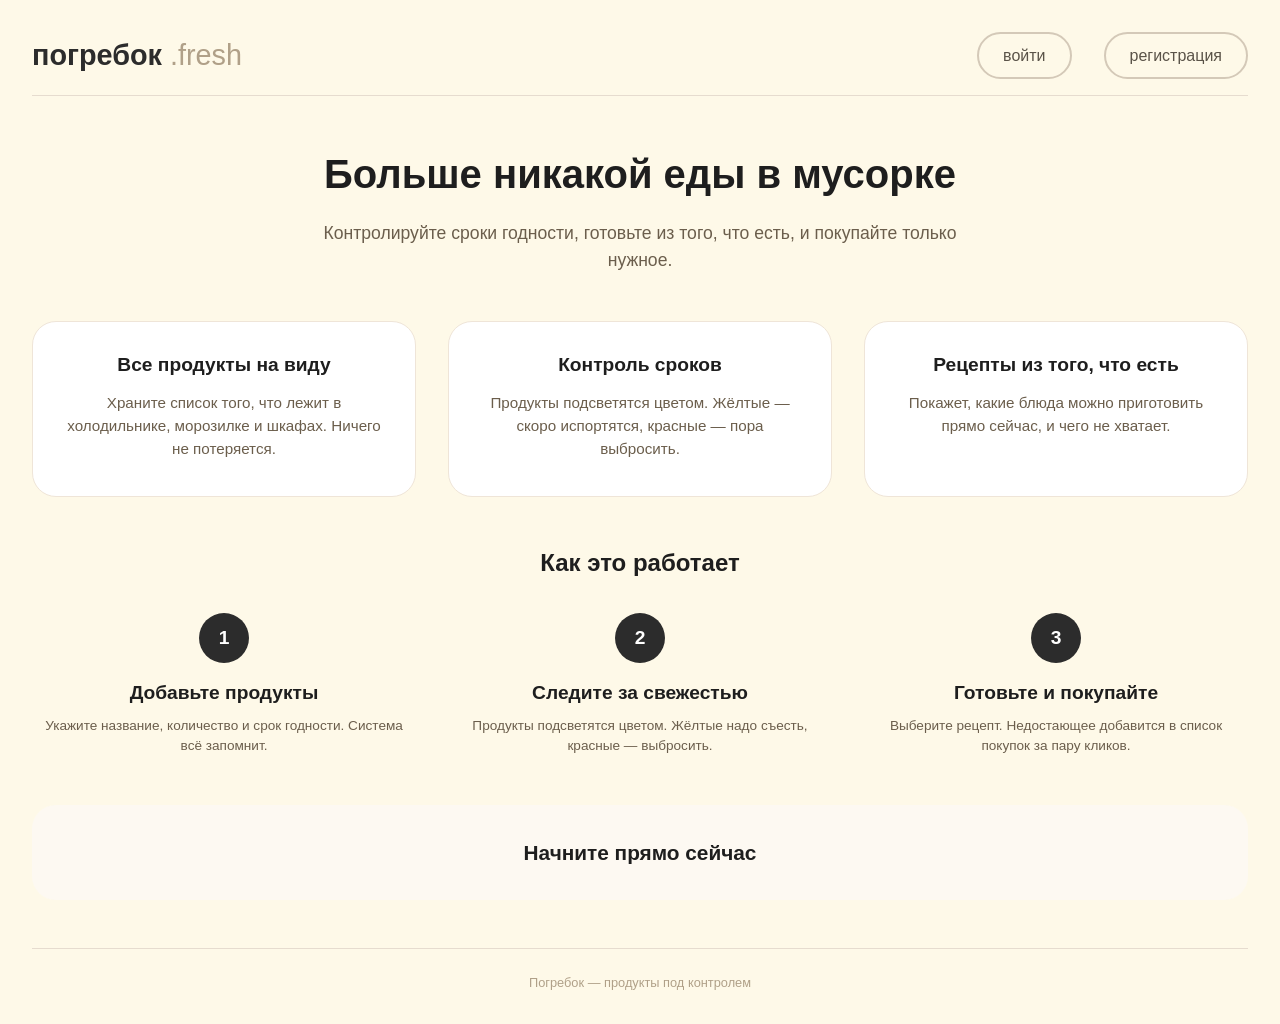
<file: index.html>
<!DOCTYPE html>
<html lang="ru">
<head>
    <meta charset="UTF-8">
    <title>Погребок — учёт продуктов</title>
    <link rel="stylesheet" href="style.css">
</head>
<body>
<div class="container">
    <div class="header">
        <a href="index.html" class="logo">погребок<span> .fresh</span></a>
        <div class="nav">
            <a href="login.html" class="btn-outline">войти</a>
            <a href="register.html" class="btn-outline">регистрация</a>
        </div>
    </div>

    <div class="hero">
        <h1>Больше никакой еды в мусорке</h1>
        <p>Контролируйте сроки годности, готовьте из того, что есть, и покупайте только нужное.</p>
    </div>

    <div class="features-grid">
        <div class="feature-card">
            <div class="product-name">Все продукты на виду</div>
            <div class="product-meta">Храните список того, что лежит в холодильнике, морозилке и шкафах. Ничего не потеряется.</div>
        </div>
        <div class="feature-card">
            <div class="product-name">Контроль сроков</div>
            <div class="product-meta">Продукты подсветятся цветом. Жёлтые — скоро испортятся, красные — пора выбросить.</div>
        </div>
        <div class="feature-card">
            <div class="product-name">Рецепты из того, что есть</div>
            <div class="product-meta">Покажет, какие блюда можно приготовить прямо сейчас, и чего не хватает.</div>
        </div>
    </div>

    <div class="steps">
        <h2 class="steps-title">Как это работает</h2>
        <div class="steps-grid">
            <div class="step">
                <div class="step-number">1</div>
                <h3>Добавьте продукты</h3>
                <p>Укажите название, количество и срок годности. Система всё запомнит.</p>
            </div>
            <div class="step">
                <div class="step-number">2</div>
                <h3>Следите за свежестью</h3>
                <p>Продукты подсветятся цветом. Жёлтые надо съесть, красные — выбросить.</p>
            </div>
            <div class="step">
                <div class="step-number">3</div>
                <h3>Готовьте и покупайте</h3>
                <p>Выберите рецепт. Недостающее добавится в список покупок за пару кликов.</p>
            </div>
        </div>
    </div>

    <div class="cta-block">
        <div class="cta-title">Начните прямо сейчас</div>
    </div>

    <footer>Погребок — продукты под контролем</footer>
</div>

<script src="main.js"></script>
</body>
</html>
</file>
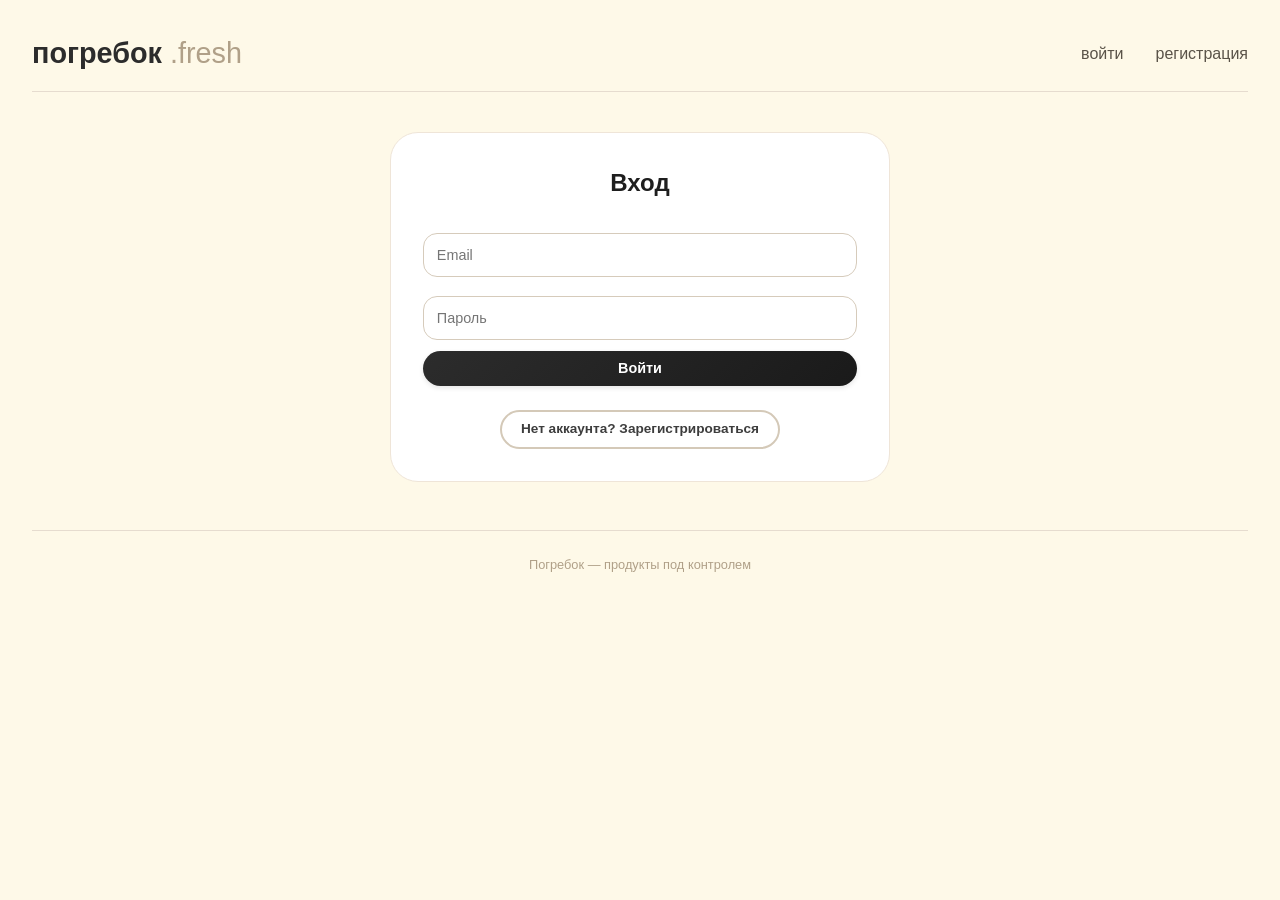
<file: add-product.html>
<!DOCTYPE html>
<html lang="ru">
<head>
    <meta charset="UTF-8">
    <title>Добавить продукт — Погребок</title>
    <link rel="stylesheet" href="style.css">
</head>
<body>
<div class="container">
    <div class="header">
        <a href="products.html" class="logo">погребок<span> .fresh</span></a>
        <div class="nav">
            <a href="products.html">продукты</a>
            <a href="categories.html">категории</a>
            <a href="recipes.html">рецепты</a>
            <a href="shopping-list.html">список покупок</a>
            <a href="analytics.html">аналитика</a>
            <a href="profile.html">профиль</a>
            <button id="logoutBtn" class="btn-outline">выход</button>
        </div>
    </div>

    <div class="form-card">
        <h1 class="page-title">Добавить продукт</h1>
        <form id="addProductForm">
            <input type="text" id="productName" placeholder="Название продукта" required>
            <div class="field-hint">Например: яйца, огурцы, помидоры</div>

            <select id="productCategory">
                <option value="1">Молочные продукты</option>
                <option value="2">Мясо и рыба</option>
                <option value="3">Овощи</option>
                <option value="4">Фрукты</option>
                <option value="5">Крупы</option>
                <option value="6">Консервы</option>
                <option value="7">Напитки</option>
                <option value="8">Специи</option>
                <option value="9">Соусы</option>
                <option value="10">Замороженные продукты</option>
                <option value="11">Хлебобулочные изделия</option>
                <option value="12">Другое</option>
            </select>
            <div class="field-hint">Категория влияет на срок хранения</div>

            <input type="number" id="productQuantity" placeholder="Количество" step="0.1" min="0" required>
            <div class="field-hint">Для штук и упаковок введите целое число</div>

            <select id="productUnit">
                <option value="шт">шт</option>
                <option value="г">гр</option>
                <option value="кг">кг</option>
                <option value="мл">мл</option>
                <option value="л">л</option>
                <option value="упаковка">упаковка</option>
            </select>

            <input type="date" id="productExpiry">
            <div class="field-hint">Если не указать, будет рассчитан автоматически</div>

            <select id="productStorage">
                <option value="холодильник">холодильник</option>
                <option value="морозильная камера">морозильная камера</option>
                <option value="кухонный шкаф">кухонный шкаф</option>
            </select>

            <button type="submit" class="btn-primary btn-full">Сохранить</button>
        </form>
        <div class="auth-footer">
            <a href="products.html" class="btn-outline btn-small">← Назад к продуктам</a>
        </div>
    </div>

    <footer>Погребок — продукты под контролем</footer>
</div>

<script src="main.js"></script>

<div id="confirmModal" class="modal">
    <div class="modal-content">
        <h3 id="confirmModalTitle">Подтверждение</h3>
        <p id="confirmModalMessage"></p>
        <div class="modal-buttons">
            <button class="btn-outline" id="confirmModalCancel">Отмена</button>
            <button class="btn-primary" id="confirmModalOk">OK</button>
        </div>
    </div>
</div>

<div id="infoModal" class="modal">
    <div class="modal-content">
        <h3 id="infoModalTitle">Сообщение</h3>
        <p id="infoModalMessage"></p>
        <div class="modal-buttons">
            <button class="btn-primary" id="infoModalOk">Хорошо</button>
        </div>
    </div>
</div>

<script>
    const currentUser = JSON.parse(localStorage.getItem('currentUser'));
    if (!currentUser) {
        window.location.href = 'login.html';
    }
</script>
</body>
</html>
</file>
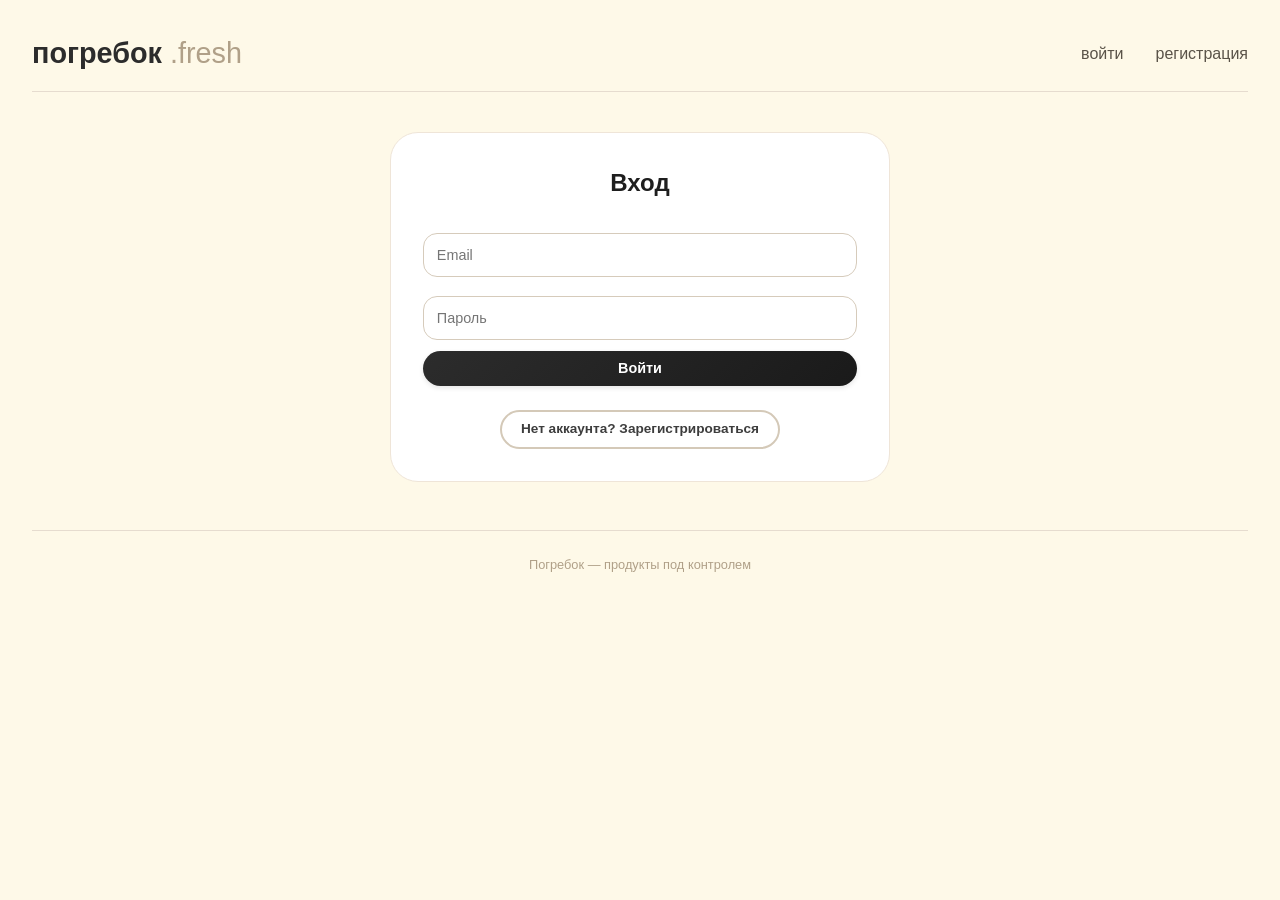
<file: admin-add-recipe.html>
<!DOCTYPE html>
<html lang="ru">
<head>
    <meta charset="UTF-8">
    <title>Добавить рецепт — Админ-панель</title>
    <link rel="stylesheet" href="style.css">
</head>
<body>
<div class="container">
    <div class="header">
        <a href="index.html" class="logo">погребок<span> .fresh</span></a>
        <div class="nav">
            <a href="admin-recipes.html" class="btn-outline btn-small">к списку рецептов</a>
            <button id="logoutBtn" class="btn-outline">выход</button>
        </div>
    </div>

    <div class="form-card">
        <h1 class="page-title">Добавить рецепт</h1>
        <form id="adminAddRecipeForm">
            <label class="form-label">Название блюда</label>
            <input type="text" id="recipeName" placeholder="Например: Омлет" required>

            <label class="form-label">Инструкция по приготовлению</label>
            <textarea id="recipeInstructions" rows="5" placeholder="Опишите пошагово процесс приготовления" required></textarea>

            <h3 class="section-title">Ингредиенты</h3>
            <div id="ingredientsContainer"></div>

            <button type="button" id="addIngredientBtn" class="btn-outline btn-small" style="margin-top: 0.5rem;">+ добавить ингредиент</button>

            <div class="admin-actions">
                <button type="submit" class="btn-primary">Сохранить рецепт</button>
                <button type="button" id="cancelBtn" class="btn-outline">Отмена</button>
            </div>
        </form>
        <div class="auth-footer">
            <a href="admin-recipes.html" class="btn-outline btn-small">← Назад к управлению</a>
        </div>
    </div>

    <div id="confirmModal" class="modal">
        <div class="modal-content">
            <h3 id="confirmModalTitle">Подтверждение</h3>
            <p id="confirmModalMessage"></p>
            <div class="modal-buttons">
                <button class="btn-outline" id="confirmModalCancel">Отмена</button>
                <button class="btn-primary" id="confirmModalOk">OK</button>
            </div>
        </div>
    </div>

    <div id="infoModal" class="modal">
        <div class="modal-content">
            <h3 id="infoModalTitle">Сообщение</h3>
            <p id="infoModalMessage"></p>
            <div class="modal-buttons">
                <button class="btn-primary" id="infoModalOk">Хорошо</button>
            </div>
        </div>
    </div>

    <footer>Погребок — продукты под контролем</footer>
</div>

<script src="main.js"></script>
<script>
    const currentUser = JSON.parse(localStorage.getItem('currentUser'));
    if (!currentUser || currentUser.role !== 'admin') {
        window.location.href = 'login.html';
    }
</script>
</body>
</html>
</file>
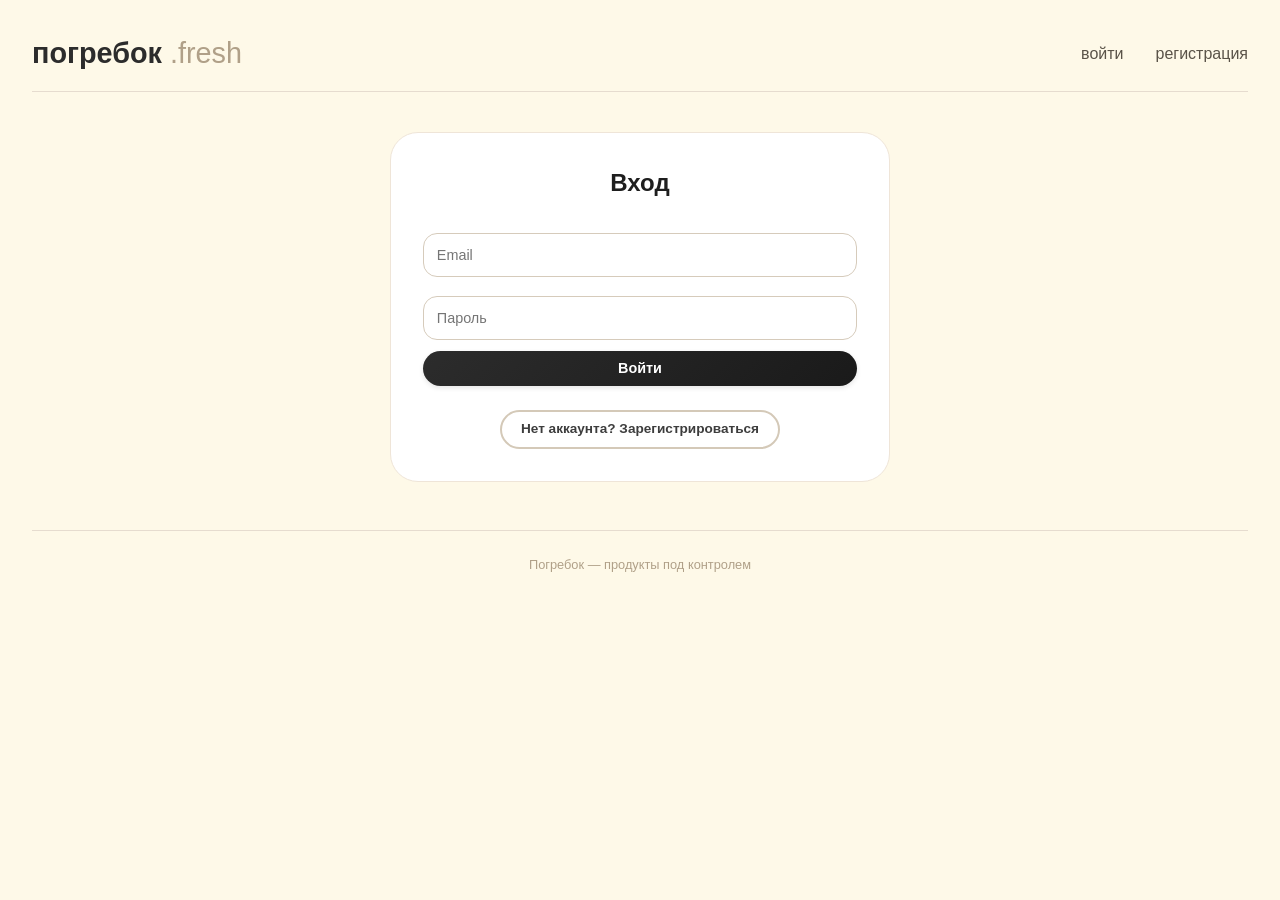
<file: admin-edit-recipe.html>
<!DOCTYPE html>
<html lang="ru">
<head>
    <meta charset="UTF-8">
    <title>Редактировать рецепт — Админ-панель</title>
    <link rel="stylesheet" href="style.css">
</head>
<body>
<div class="container">
    <div class="header">
        <a href="index.html" class="logo">погребок<span> .fresh</span></a>
        <div class="nav">
            <a href="admin-recipes.html" class="btn-outline btn-small">к списку рецептов</a>
            <button id="logoutBtn" class="btn-outline">выход</button>
        </div>
    </div>

    <div class="form-card">
        <h1 class="page-title">Редактировать рецепт</h1>
        <form id="adminEditRecipeForm">
            <input type="hidden" id="editRecipeId">

            <label class="form-label">Название блюда</label>
            <input type="text" id="editRecipeName" placeholder="Например: Омлет" required>

            <label class="form-label">Инструкция по приготовлению</label>
            <textarea id="editRecipeInstructions" rows="5" placeholder="Опишите пошагово процесс приготовления" required></textarea>

            <h3 class="section-title">Ингредиенты</h3>
            <div id="editIngredientsContainer"></div>

            <button type="button" id="editAddIngredientBtn" class="btn-outline btn-small" style="margin-top: 0.5rem;">+ добавить ингредиент</button>

            <div class="admin-actions">
                <button type="submit" class="btn-primary">Сохранить изменения</button>
                <button type="button" id="deleteRecipeBtn" class="btn-outline" style="color: #C55555; border-color: #C55555;">удалить рецепт</button>
            </div>
        </form>
        <div class="auth-footer">
            <a href="admin-recipes.html" class="btn-outline btn-small">← Назад к управлению</a>
        </div>
    </div>

    <div id="confirmModal" class="modal">
        <div class="modal-content">
            <h3 id="confirmModalTitle">Подтверждение</h3>
            <p id="confirmModalMessage"></p>
            <div class="modal-buttons">
                <button class="btn-outline" id="confirmModalCancel">Отмена</button>
                <button class="btn-primary" id="confirmModalOk">OK</button>
            </div>
        </div>
    </div>

    <div id="infoModal" class="modal">
        <div class="modal-content">
            <h3 id="infoModalTitle">Сообщение</h3>
            <p id="infoModalMessage"></p>
            <div class="modal-buttons">
                <button class="btn-primary" id="infoModalOk">Хорошо</button>
            </div>
        </div>
    </div>

    <footer>Погребок — продукты под контролем</footer>
</div>

<script src="main.js"></script>
<script>
    const currentUser = JSON.parse(localStorage.getItem('currentUser'));
    if (!currentUser || currentUser.role !== 'admin') {
        window.location.href = 'login.html';
    }
</script>
</body>
</html>
</file>
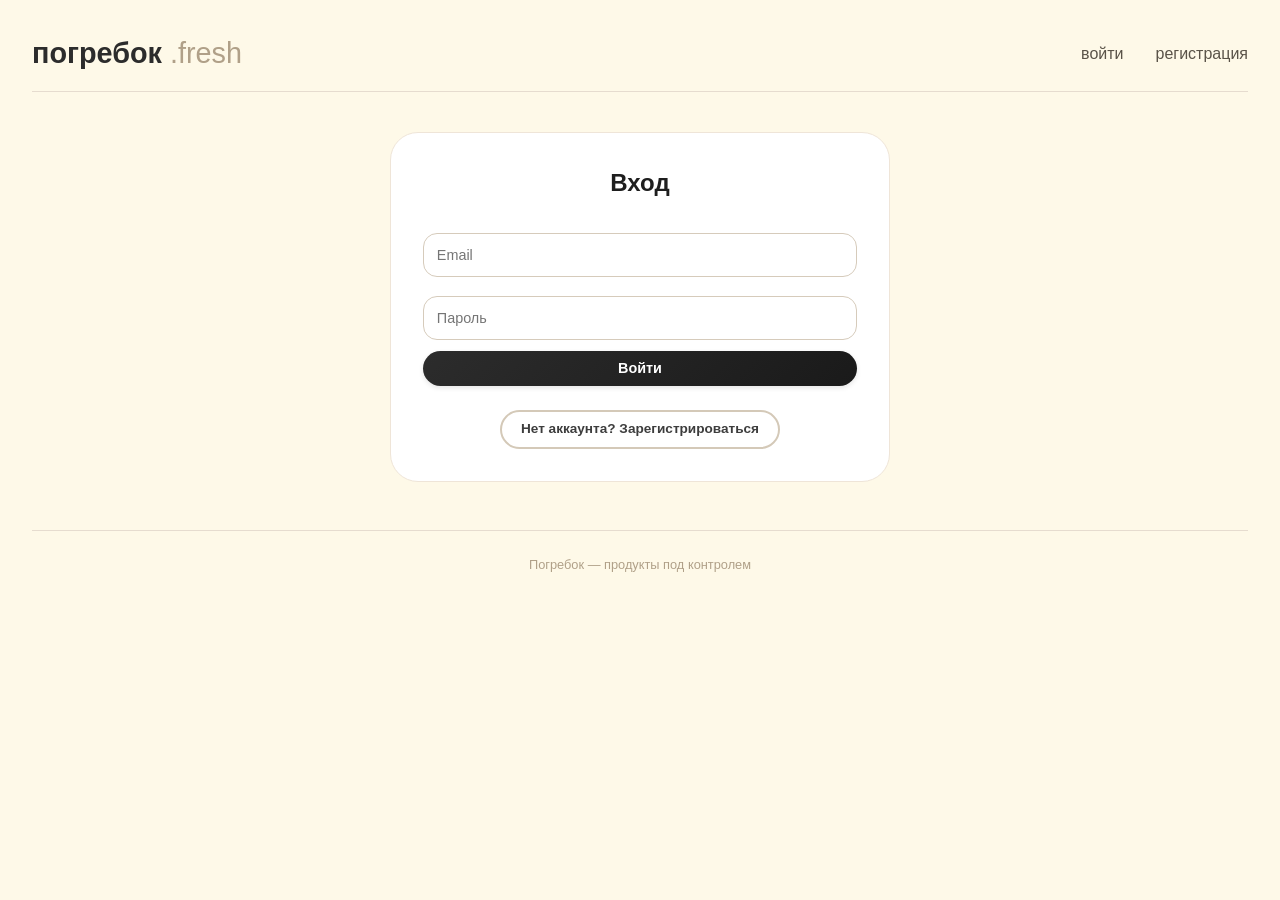
<file: categories.html>
<!DOCTYPE html>
<html lang="ru">
<head>
    <meta charset="UTF-8">
    <title>Категории продуктов — Погребок</title>
    <link rel="stylesheet" href="style.css">
</head>
<body>
<div class="container">
    <div class="header">
        <a href="products.html" class="logo">погребок<span> .fresh</span></a>
        <div class="nav">
            <a href="products.html">продукты</a>
            <a href="categories.html">категории</a>
            <a href="recipes.html">рецепты</a>
            <a href="shopping-list.html">список покупок</a>
            <a href="analytics.html">аналитика</a>
            <a href="profile.html">профиль</a>
            <button id="logoutBtn" class="btn-outline">выход</button>
        </div>
    </div>

    <h1 class="page-title">Категории продуктов</h1>

    <div id="categoriesGrid" class="products-grid"></div>

    <footer>Погребок — продукты под контролем</footer>
</div>

<script src="main.js"></script>
<script>
    const currentUser = JSON.parse(localStorage.getItem('currentUser'));
    if (!currentUser) {
        window.location.href = 'login.html';
    }
</script>
</body>
</html>
</file>
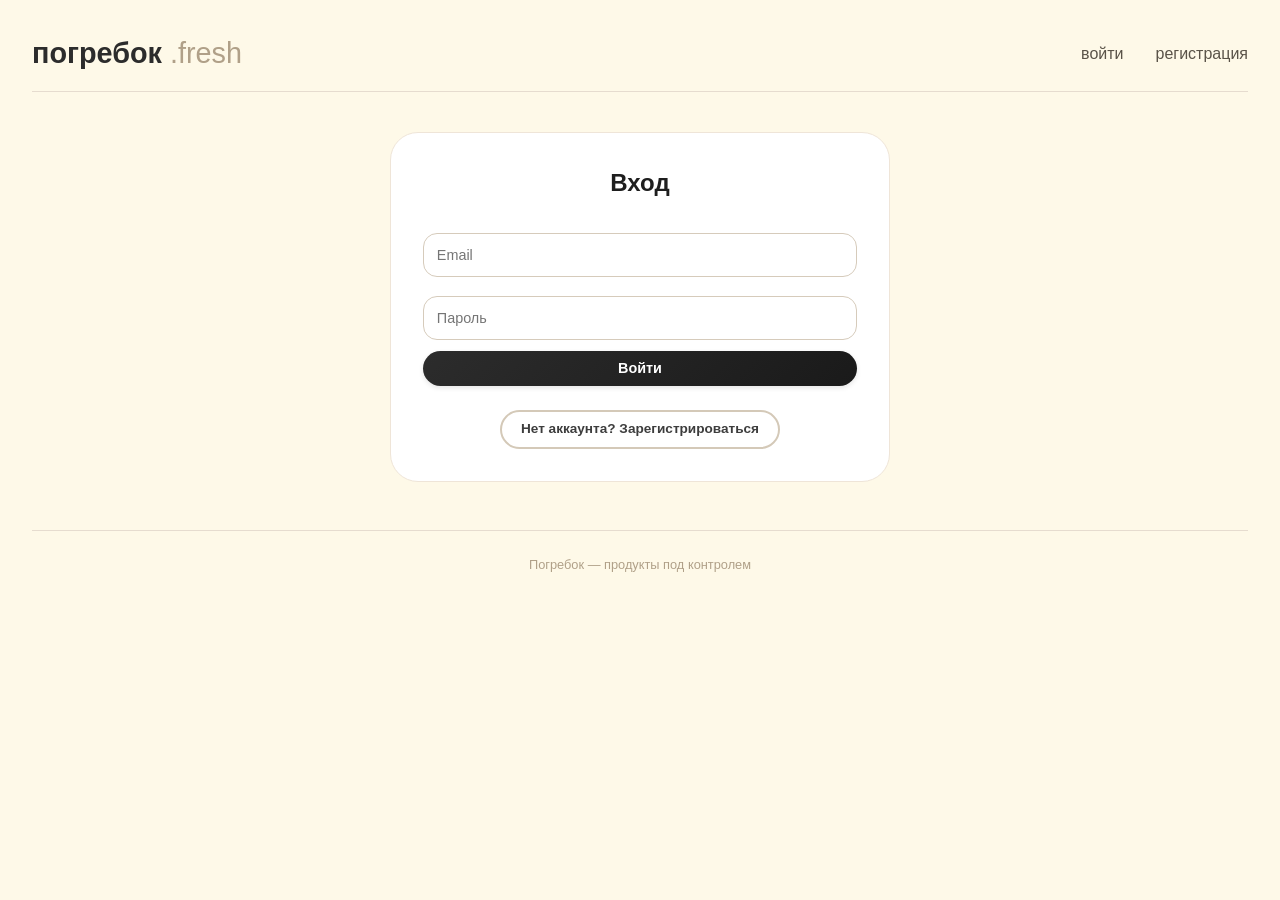
<file: category-products.html>
<!DOCTYPE html>
<html lang="ru">
<head>
    <meta charset="UTF-8">
    <title>Категория — Погребок</title>
    <link rel="stylesheet" href="style.css">
</head>
<body>
<div class="container">
    <div class="header">
        <a href="products.html" class="logo">погребок<span> .fresh</span></a>
        <div class="nav">
            <a href="products.html">продукты</a>
            <a href="categories.html">категории</a>
            <a href="recipes.html">рецепты</a>
            <a href="shopping-list.html">список покупок</a>
            <a href="analytics.html">аналитика</a>
            <a href="profile.html">профиль</a>
            <button id="logoutBtn" class="btn-outline">выход</button>
        </div>
    </div>

    <div class="back-link">
        <a href="categories.html">← все категории</a>
    </div>

    <h1 id="categoryTitle" class="category-title">Молочные продукты</h1>

    <div id="categoryProductsContainer" class="products-grid"></div>

    <div id="decreaseModal" class="modal">
        <div class="modal-content">
            <h3>Списание продукта</h3>
            <p id="decreaseProductName"></p>
            <input type="number" id="decreaseAmount" step="0.1" min="0.1" placeholder="Количество для списания">
            <div class="modal-buttons">
                <button class="btn-outline" id="cancelDecreaseBtn">Отмена</button>
                <button class="btn-primary" id="confirmDecreaseBtn">Списать</button>
            </div>
        </div>
    </div>

    <div id="deleteModal" class="modal">
        <div class="modal-content">
            <h3>Утилизация продукта</h3>
            <p id="deleteProductName"></p>
            <p style="color: #C55555; margin-top: 0.5rem;">Продукт будет удалён из списка</p>
            <div class="modal-buttons">
                <button class="btn-outline" id="cancelDeleteBtn">Отмена</button>
                <button class="btn-primary" id="confirmDeleteBtn">Утилизировать</button>
            </div>
        </div>
    </div>

    <footer>Погребок — продукты под контролем</footer>
</div>

<script src="main.js"></script>
<script>
    const currentUser = JSON.parse(localStorage.getItem('currentUser'));
    if (!currentUser) {
        window.location.href = 'login.html';
    }
</script>
</body>
</html>
</file>
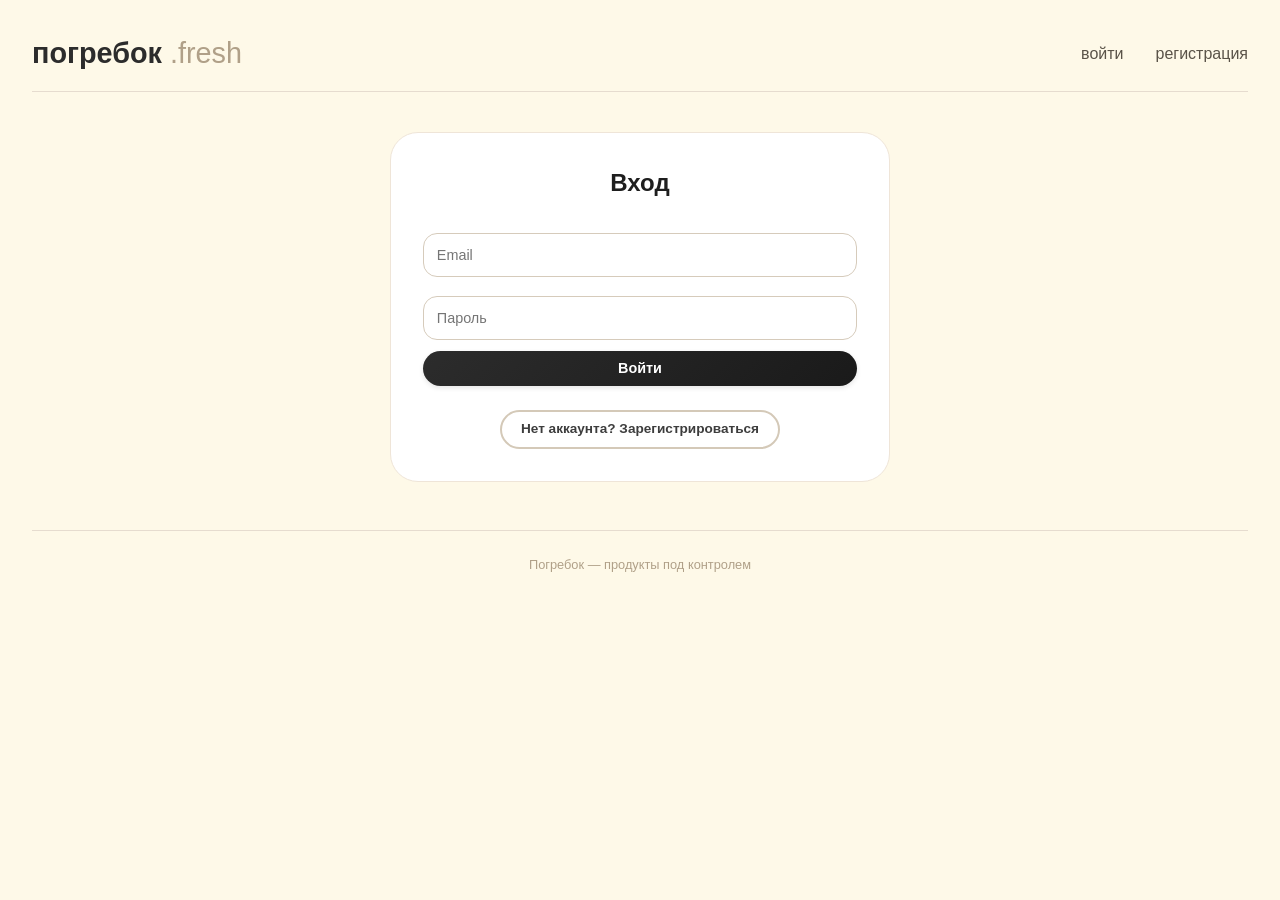
<file: login.html>
<!DOCTYPE html>
<html lang="ru">
<head>
    <meta charset="UTF-8">
    <title>Вход — Погребок</title>
    <link rel="stylesheet" href="style.css">
</head>
<body>
<div class="container">
    <div class="header">
        <a href="index.html" class="logo">погребок<span> .fresh</span></a>
        <div class="nav">
            <a href="login.html">войти</a>
            <a href="register.html">регистрация</a>
        </div>
    </div>
    <div class="auth-card">
        <h1>Вход</h1>
        <form id="loginForm">
            <div>
                <input type="text" id="email" placeholder="Email">
                <div class="error-message" id="email_error"></div>
            </div>
            <div>
                <input type="password" id="password" placeholder="Пароль">
                <div class="error-message" id="password_error"></div>
            </div>
            <button type="submit" class="btn-primary btn-full">Войти</button>
        </form>
        <div class="auth-footer">
            <a href="register.html" class="btn-outline btn-small">Нет аккаунта? Зарегистрироваться</a>
        </div>
    </div>
    <footer>Погребок — продукты под контролем</footer>
</div>
<script src="main.js"></script>
</body>
</html>
</file>
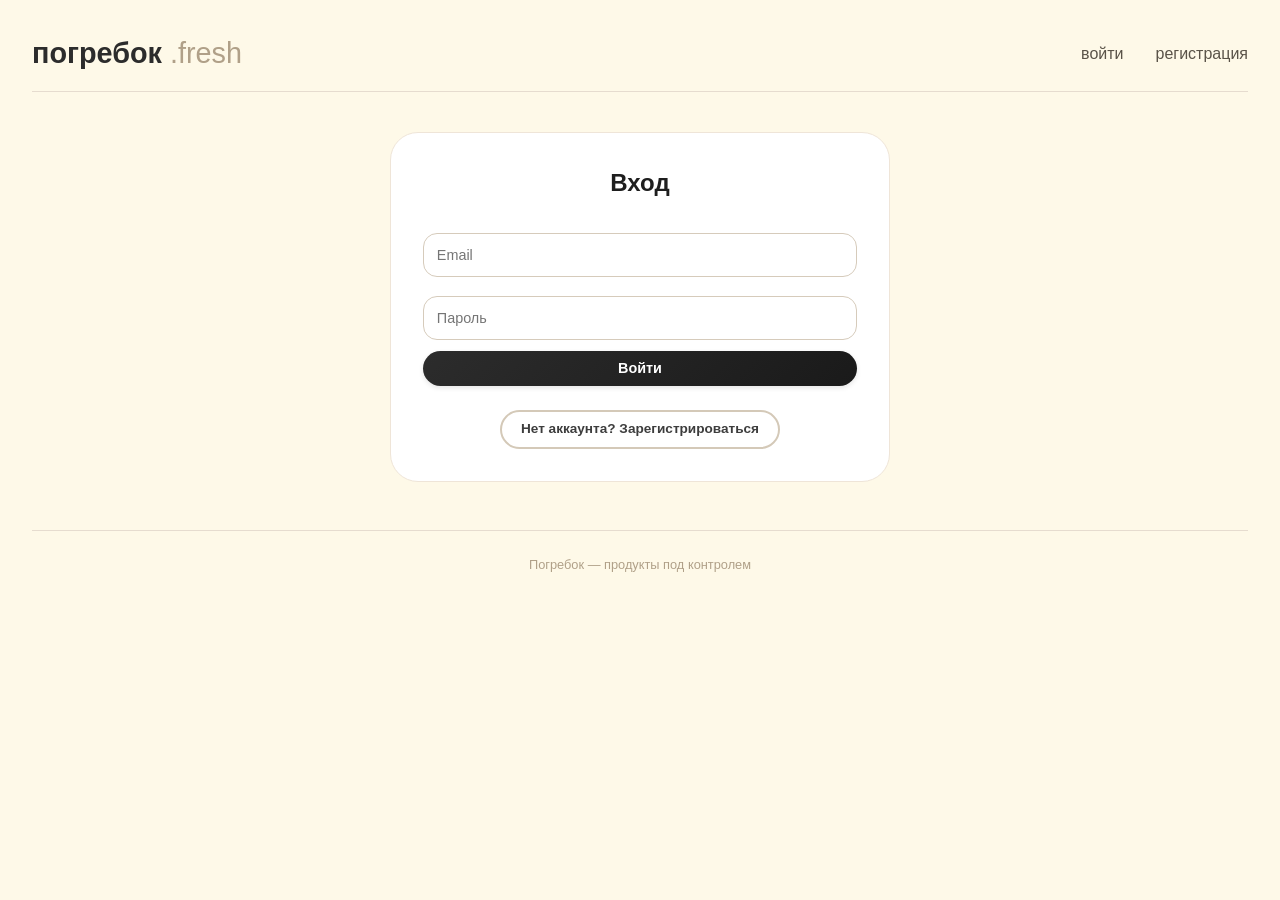
<file: profile.html>
<!DOCTYPE html>
<html lang="ru">
<head>
    <meta charset="UTF-8">
    <title>Профиль — Погребок</title>
    <link rel="stylesheet" href="style.css">
</head>
<body>
<div class="container">
    <div class="header">
        <a href="products.html" class="logo">погребок<span> .fresh</span></a>
        <div class="nav">
            <a href="products.html">продукты</a>
            <a href="categories.html">категории</a>
            <a href="recipes.html">рецепты</a>
            <a href="shopping-list.html">список покупок</a>
            <a href="analytics.html">аналитика</a>
            <a href="profile.html">профиль</a>
            <button id="logoutBtn" class="btn-outline">выход</button>
        </div>
    </div>

    <div class="profile-card" id="profileView">
        <h1 class="page-title" style="text-align: center;">Профиль пользователя</h1>

        <div class="profile-info">
            <strong>Фамилия:</strong> <span id="profileLastName">-</span>
        </div>
        <div class="profile-info">
            <strong>Имя:</strong> <span id="profileFirstName">-</span>
        </div>
        <div class="profile-info">
            <strong>Отчество:</strong> <span id="profilePatronymic">-</span>
        </div>
        <div class="profile-info">
            <strong>Email:</strong> <span id="profileEmail">-</span>
        </div>
        <div class="profile-info">
            <strong>Роль:</strong> <span id="profileRole">-</span>
        </div>
        <div class="profile-info">
            <strong>Дата регистрации:</strong> <span id="profileDate">-</span>
        </div>

        <div style="margin-top: 1.5rem; text-align: center;">
            <button id="editProfileBtn" class="btn-primary">Редактировать профиль</button>
        </div>
    </div>

    <div class="profile-card" id="profileEdit" style="display: none;">
        <h1 class="page-title" style="text-align: center;">Редактирование профиля</h1>
        <form id="editProfileForm">
            <div class="profile-info">
                <label class="profile-label">Фамилия</label>
                <input type="text" id="editLastName" class="edit-input" placeholder="Введите фамилию">
            </div>
            <div class="profile-info">
                <label class="profile-label">Имя</label>
                <input type="text" id="editFirstName" class="edit-input" placeholder="Введите имя">
            </div>
            <div class="profile-info">
                <label class="profile-label">Отчество</label>
                <input type="text" id="editPatronymic" class="edit-input" placeholder="Введите отчество">
            </div>
            <div class="profile-info">
                <label class="profile-label">Email</label>
                <input type="email" id="editEmail" class="edit-input" placeholder="example@mail.ru">
            </div>
            <div class="profile-info">
                <label class="profile-label">Новый пароль</label>
                <div class="field-note">Оставьте пустым, если не хотите менять</div>
                <input type="password" id="editPassword" class="edit-input" placeholder="Введите новый пароль">
                <div class="field-hint">Минимум 6 символов</div>
            </div>

            <div class="profile-buttons">
                <button type="button" class="btn-outline" id="cancelEditBtn">Отмена</button>
                <button type="submit" class="btn-primary">Сохранить изменения</button>
            </div>
        </form>
    </div>

    <div id="confirmModal" class="modal">
        <div class="modal-content">
            <h3 id="confirmModalTitle">Подтверждение</h3>
            <p id="confirmModalMessage"></p>
            <div class="modal-buttons">
                <button class="btn-outline" id="confirmModalCancel">Отмена</button>
                <button class="btn-primary" id="confirmModalOk">OK</button>
            </div>
        </div>
    </div>

    <div id="infoModal" class="modal">
        <div class="modal-content">
            <h3 id="infoModalTitle">Сообщение</h3>
            <p id="infoModalMessage"></p>
            <div class="modal-buttons">
                <button class="btn-primary" id="infoModalOk">Хорошо</button>
            </div>
        </div>
    </div>

    <footer>Погребок — продукты под контролем</footer>
</div>

<script src="main.js"></script>
<script>
    const currentUser = JSON.parse(localStorage.getItem('currentUser'));
    if (!currentUser) {
        window.location.href = 'login.html';
    }
</script>
</body>
</html>
</file>
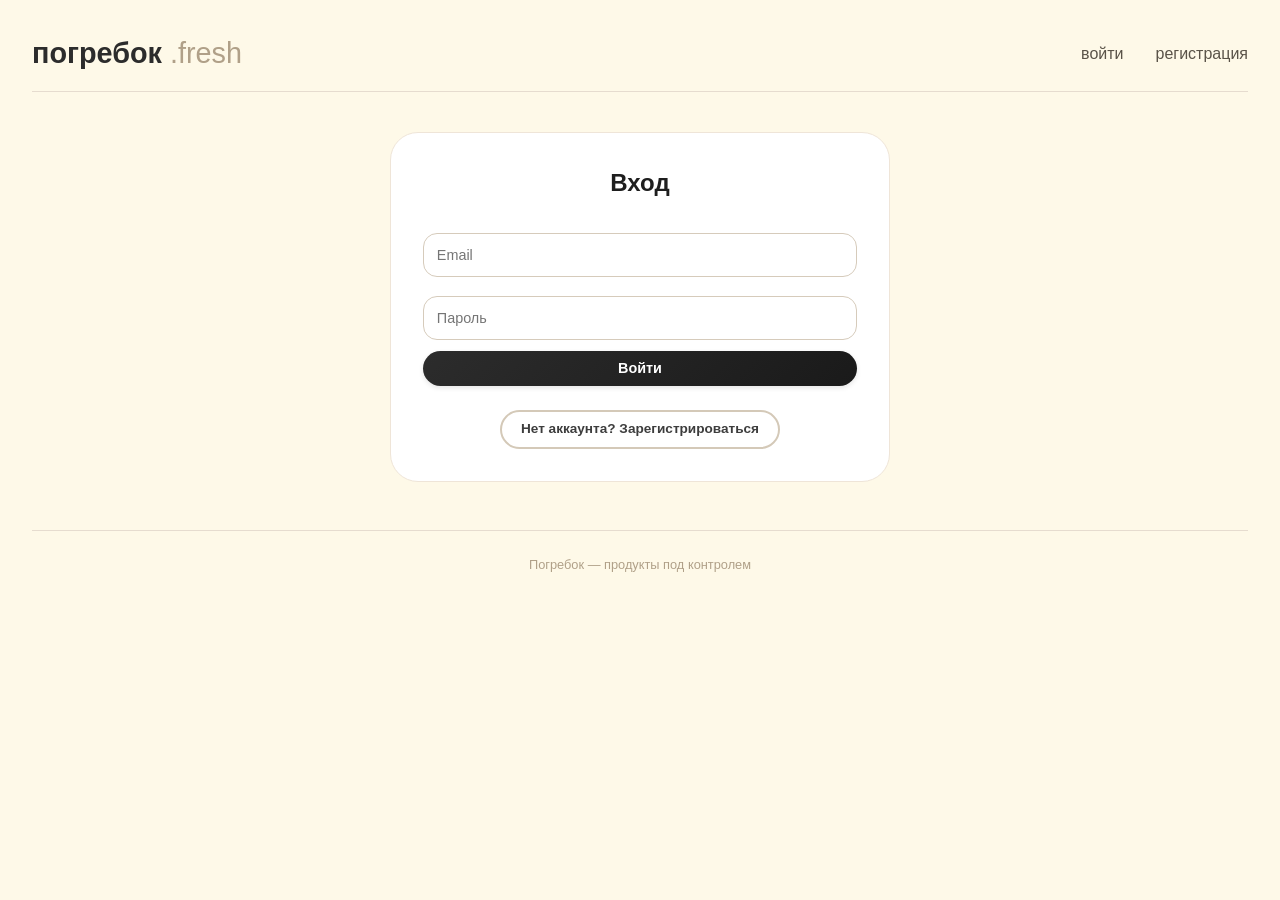
<file: recipe-detail.html>
<!DOCTYPE html>
<html lang="ru">
<head>
    <meta charset="UTF-8">
    <title>Рецепт — Погребок</title>
    <link rel="stylesheet" href="style.css">
</head>
<body>
<div class="container">
    <div class="header">
        <a href="products.html" class="logo">погребок<span> .fresh</span></a>
        <div class="nav">
            <a href="products.html">продукты</a>
            <a href="categories.html">категории</a>
            <a href="recipes.html">рецепты</a>
            <a href="shopping-list.html">список покупок</a>
            <a href="analytics.html">аналитика</a>
            <a href="profile.html">профиль</a>
            <button id="logoutBtn" class="btn-outline">выход</button>
        </div>
    </div>

    <div class="back-link">
        <a href="recipes.html">← все рецепты</a>
    </div>

    <h1 id="recipeTitle" class="recipe-detail-title"></h1>

    <div class="recipe-detail-grid">
        <div>
            <div class="ingredients-box">
                <h3>Ингредиенты</h3>
                <ul class="ingredients-list" id="ingredientsList"></ul>
            </div>

            <div class="availability-box">
                <strong>Есть в наличии</strong>
                <div class="have-items" id="haveItems"></div>
                <strong class="missing-title">Не хватает</strong>
                <div class="missing-items" id="missingItems"></div>
                <button id="addMissingBtn" class="btn-primary btn-full">добавить недостающее</button>
            </div>
        </div>

        <div class="instructions-box">
            <h3>Приготовление</h3>
            <div class="instructions-text" id="instructions"></div>
        </div>
    </div>

    <footer>Погребок — продукты под контролем</footer>
</div>

<script src="main.js"></script>
<script>
    const currentUser = JSON.parse(localStorage.getItem('currentUser'));
    if (!currentUser) {
        window.location.href = 'login.html';
    }
</script>
</body>
</html>
</file>
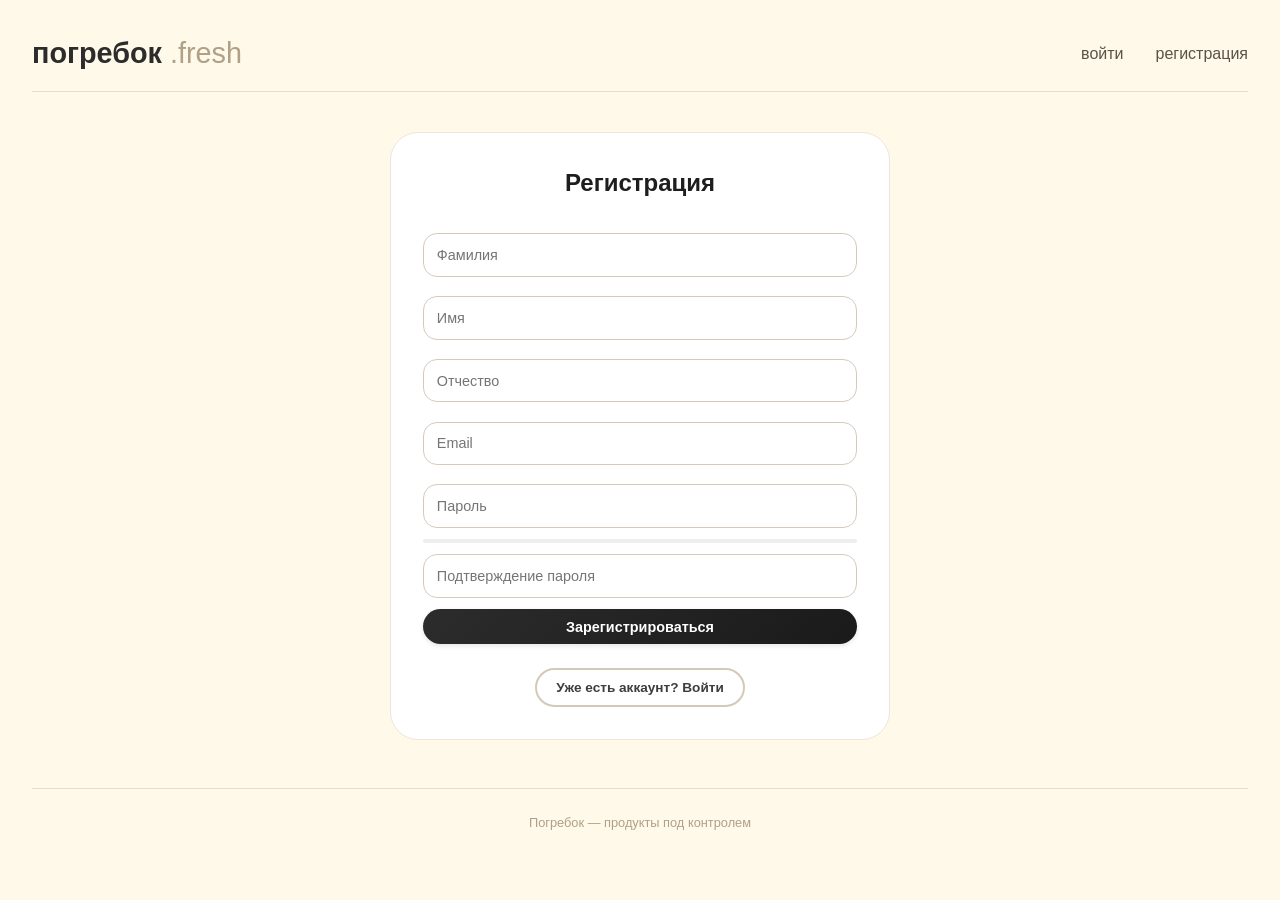
<file: register.html>
<!DOCTYPE html>
<html lang="ru">
<head>
    <meta charset="UTF-8">
    <title>Регистрация — Погребок</title>
    <link rel="stylesheet" href="style.css">
</head>
<body>
<div class="container">
    <div class="header">
        <a href="index.html" class="logo">погребок<span> .fresh</span></a>
        <div class="nav">
            <a href="login.html">войти</a>
            <a href="register.html">регистрация</a>
        </div>
    </div>

    <div class="auth-card">
        <h1>Регистрация</h1>
        <form id="registerForm">
            <div>
                <input type="text" id="last_name" placeholder="Фамилия" required>
                <div class="error-message" id="last_name_error"></div>
            </div>
            <div>
                <input type="text" id="first_name" placeholder="Имя" required>
                <div class="error-message" id="first_name_error"></div>
            </div>
            <div>
                <input type="text" id="patronymic" placeholder="Отчество">
                <div class="error-message" id="patronymic_error"></div>
            </div>
            <div>
                <input type="email" id="email" placeholder="Email" required>
                <div class="error-message" id="email_error"></div>
            </div>
            <div>
                <input type="password" id="password" placeholder="Пароль" required>
                <div class="password-strength" id="passwordStrength"></div>
                <div class="error-message" id="password_error"></div>
            </div>
            <div>
                <input type="password" id="confirm_password" placeholder="Подтверждение пароля" required>
                <div class="error-message" id="confirm_error"></div>
            </div>
            <button type="submit" class="btn-primary btn-full">Зарегистрироваться</button>
        </form>
        <div class="auth-footer">
            <a href="login.html" class="btn-outline btn-small">Уже есть аккаунт? Войти</a>
        </div>
    </div>

    <footer>Погребок — продукты под контролем</footer>
</div>

<script src="main.js"></script>
</body>
</html>
</file>
<file: style.css>
* {
    margin: 0;
    padding: 0;
    box-sizing: border-box;
}

body {
    background: #FEF9E8;
    font-family: 'Segoe UI', Roboto, 'Helvetica Neue', sans-serif;
    color: #1E1E1E;
    font-size: 16px;
    line-height: 1.5;
    padding: 1rem;
}

@media (min-width: 768px) {
    body {
        padding: 2rem;
        font-size: 18px;
    }
}

.container {
    max-width: 1400px;
    margin: 0 auto;
}

/* ========== ШАПКА ========== */
.header {
    display: flex;
    justify-content: space-between;
    align-items: center;
    flex-wrap: wrap;
    gap: 1rem;
    margin-bottom: 1.5rem;
    padding-bottom: 0.75rem;
    border-bottom: 1px solid #E6DCCF;
}

@media (min-width: 768px) {
    .header {
        gap: 1.5rem;
        margin-bottom: 2.5rem;
        padding-bottom: 1rem;
    }
}

.logo {
    font-size: 1.4rem;
    font-weight: 700;
    color: #2C2C2C;
    text-decoration: none;
}

@media (min-width: 768px) {
    .logo {
        font-size: 1.8rem;
    }
}

.logo span {
    font-weight: 400;
    color: #B0A088;
}

.nav {
    display: flex;
    gap: 0.75rem;
    align-items: center;
    flex-wrap: wrap;
}

@media (min-width: 768px) {
    .nav {
        gap: 2rem;
    }
}

.nav a {
    text-decoration: none;
    color: #5A5348;
    font-weight: 500;
    font-size: 0.85rem;
    transition: color 0.2s;
}

@media (min-width: 768px) {
    .nav a {
        font-size: 1rem;
    }
}

.nav a:hover {
    color: #000;
}

/* ========== КНОПКИ ========== */
.btn-outline {
    background: transparent;
    border: 2px solid #D4C9B8;
    padding: 0.4rem 1rem;
    border-radius: 50px;
    font-weight: 600;
    font-size: 0.8rem;
    color: #3D3D3D;
    cursor: pointer;
    text-decoration: none;
    display: inline-block;
    transition: all 0.25s ease;
    white-space: nowrap;
}

@media (min-width: 768px) {
    .btn-outline {
        padding: 0.6rem 1.5rem;
        font-size: 0.9rem;
    }
}

.btn-outline:hover {
    border-color: #10B981;
    background: #10B981;
    color: white;
    transform: translateY(-2px);
    box-shadow: 0 6px 14px rgba(16, 185, 129, 0.25);
}

.btn-primary {
    background: linear-gradient(135deg, #2C2C2C, #1A1A1A);
    border: none;
    padding: 0.5rem 1.2rem;
    border-radius: 50px;
    font-weight: 600;
    font-size: 0.85rem;
    color: white;
    cursor: pointer;
    text-decoration: none;
    display: inline-block;
    transition: all 0.25s ease;
    box-shadow: 0 2px 5px rgba(0,0,0,0.1);
    white-space: nowrap;
}

@media (min-width: 768px) {
    .btn-primary {
        padding: 0.6rem 1.8rem;
        font-size: 0.9rem;
    }
}

.btn-primary:hover {
    background: linear-gradient(135deg, #10B981, #059669);
    transform: translateY(-2px);
    box-shadow: 0 8px 18px rgba(16, 185, 129, 0.35);
}

.btn-full {
    width: 100%;
}

.btn-small {
    padding: 0.3rem 0.8rem;
    font-size: 0.75rem;
}

@media (min-width: 768px) {
    .btn-small {
        padding: 0.4rem 1rem;
        font-size: 0.8rem;
    }
}

/* ========== КАРТОЧКИ ========== */
.products-grid, .recipes-grid {
    display: grid;
    grid-template-columns: 1fr;
    gap: 1rem;
    margin: 1.5rem 0;
    align-items: stretch;
}

@media (min-width: 480px) {
    .products-grid, .recipes-grid {
        grid-template-columns: repeat(2, 1fr);
        gap: 1rem;
    }
}

@media (min-width: 768px) {
    .products-grid, .recipes-grid {
        grid-template-columns: repeat(auto-fill, minmax(350px, 1fr));
        gap: 1.5rem;
        margin: 2rem 0;
    }
}

.product-card, .recipe-card {
    background: white;
    border-radius: 20px;
    padding: 0.8rem;
    border: 1px solid #EFE5D8;
    transition: all 0.2s;
    display: flex;
    flex-direction: column;
    justify-content: space-between;
    height: 100%;
}

@media (min-width: 768px) {
    .product-card, .recipe-card {
        padding: 1.2rem;
        border-radius: 24px;
    }
}

.product-card:hover {
    transform: translateY(-3px);
    border-color: #DCCEBE;
    box-shadow: 0 8px 20px rgba(0,0,0,0.05);
}

.product-card.empty-message:hover {
    transform: none;
    box-shadow: none;
    border-color: #EFE5D8;
}

.product-name, .recipe-name {
    font-weight: 700;
    font-size: 1rem;
    margin-bottom: 0.5rem;
    word-break: break-word;
}

@media (min-width: 768px) {
    .product-name, .recipe-name {
        font-size: 1.2rem;
    }
}

.product-meta {
    font-size: 0.75rem;
    color: #9A8B73;
    margin: 0.25rem 0;
}

@media (min-width: 768px) {
    .product-meta {
        font-size: 0.85rem;
        margin: 0.4rem 0;
    }
}

.recipe-have {
    font-size: 0.75rem;
    color: #55834F;
    margin: 0.25rem 0;
}

.recipe-missing {
    font-size: 0.75rem;
    color: #C55555;
    margin: 0.25rem 0;
}

@media (min-width: 768px) {
    .recipe-have, .recipe-missing {
        font-size: 0.85rem;
        margin: 0.4rem 0;
    }
}

.product-actions {
    margin-top: 0.8rem;
    display: flex;
    gap: 0.5rem;
    flex-wrap: wrap;
}

/* ========== БЕЙДЖИ ========== */
.badge {
    display: inline-block;
    padding: 0.25rem 0.6rem;
    border-radius: 40px;
    font-size: 0.65rem;
    font-weight: 500;
}

@media (min-width: 768px) {
    .badge {
        padding: 0.3rem 0.9rem;
        font-size: 0.75rem;
    }
}

.badge-green {
    background: #E3F5E8;
    color: #1F7840;
}

.badge-yellow {
    background: #FEF2DD;
    color: #B16200;
}

.badge-red {
    background: #FDF0F0;
    color: #BC3F3F;
}

/* ========== ФОРМЫ ========== */
.auth-card {
    max-width: 400px;
    margin: 1rem auto;
    background: white;
    border-radius: 20px;
    padding: 1.2rem;
    border: 1px solid #EFE5D8;
}

@media (min-width: 768px) {
    .auth-card {
        max-width: 500px;
        margin: 2rem auto;
        border-radius: 28px;
        padding: 2rem;
    }
}

.auth-card h1 {
    font-size: 1.3rem;
    margin-bottom: 1rem;
    text-align: center;
}

@media (min-width: 768px) {
    .auth-card h1 {
        font-size: 1.5rem;
        margin-bottom: 1.5rem;
    }
}

.auth-footer {
    margin-top: 1rem;
    text-align: center;
}

@media (min-width: 768px) {
    .auth-footer {
        margin-top: 1.5rem;
    }
}

.auth-footer .btn-outline {
    padding: 0.35rem 1rem;
    font-size: 0.75rem;
}

@media (min-width: 768px) {
    .auth-footer .btn-outline {
        padding: 0.45rem 1.2rem;
        font-size: 0.85rem;
    }
}

input, select, textarea {
    width: 100%;
    padding: 0.7rem;
    margin: 0.4rem 0;
    border: 1px solid #D6CBBB;
    border-radius: 12px;
    font-family: inherit;
    font-size: 0.85rem;
}

@media (min-width: 768px) {
    input, select, textarea {
        padding: 0.8rem;
        margin: 0.5rem 0;
        border-radius: 14px;
        font-size: 0.9rem;
    }
}

textarea {
    resize: vertical;
}

.form-card {
    max-width: 600px;
    margin: 0 auto;
    width: 100%;
}

/* ========== СТАТИСТИКА ========== */
.stats-grid {
    display: grid;
    grid-template-columns: repeat(2, 1fr);
    gap: 0.75rem;
    margin: 1rem 0;
    text-align: center;
}

@media (min-width: 480px) {
    .stats-grid {
        gap: 1rem;
        margin: 1.5rem 0;
    }
}

@media (min-width: 640px) {
    .stats-grid {
        grid-template-columns: repeat(4, 1fr);
        gap: 1rem;
    }
}

@media (min-width: 768px) {
    .stats-grid {
        gap: 2rem;
        margin: 2rem 0;
    }
}

.stat-card {
    background: white;
    border-radius: 16px;
    padding: 0.8rem;
    border: 1px solid #EFE5D8;
}

@media (min-width: 768px) {
    .stat-card {
        border-radius: 24px;
        padding: 1.5rem 2rem;
        min-width: 200px;
    }
}

.stat-number {
    font-size: 1.6rem;
    font-weight: 700;
    color: #1E1E1E;
    line-height: 1.2;
}

@media (min-width: 768px) {
    .stat-number {
        font-size: 2.8rem;
    }
}

.stat-title {
    font-size: 0.6rem;
    text-transform: uppercase;
    letter-spacing: 1px;
    color: #B0A088;
    margin-top: 0.3rem;
}

@media (min-width: 768px) {
    .stat-title {
        font-size: 0.8rem;
        margin-top: 0.5rem;
    }
}

.stats-blocks {
    display: grid;
    grid-template-columns: 1fr;
    gap: 1rem;
    margin: 1.5rem 0;
}

@media (min-width: 640px) {
    .stats-blocks {
        grid-template-columns: repeat(3, 1fr);
        gap: 1rem;
    }
}

@media (min-width: 768px) {
    .stats-blocks {
        gap: 1.5rem;
        margin: 2rem 0;
    }
}

.stats-block {
    background: white;
    border-radius: 20px;
    padding: 1rem;
    border: 1px solid #EFE5D8;
}

@media (min-width: 768px) {
    .stats-block {
        border-radius: 24px;
        padding: 1.2rem;
    }
}

.stats-block h3 {
    font-size: 0.9rem;
    font-weight: 700;
    margin-bottom: 0.6rem;
    padding-bottom: 0.4rem;
    border-bottom: 1px solid #EFE5D8;
}

@media (min-width: 768px) {
    .stats-block h3 {
        font-size: 1rem;
        margin-bottom: 0.8rem;
        padding-bottom: 0.5rem;
    }
}

.stats-block ul {
    list-style: none;
    padding: 0;
}

.stats-block li {
    display: flex;
    justify-content: space-between;
    padding: 0.4rem 0;
    border-bottom: 1px solid #F5F0E8;
    font-size: 0.75rem;
}

@media (min-width: 768px) {
    .stats-block li {
        padding: 0.5rem 0;
        font-size: 0.85rem;
    }
}

.stats-number-large {
    font-size: 1.8rem;
    font-weight: 700;
    color: #2C2C2C;
    text-align: center;
    padding: 0.3rem;
}

@media (min-width: 768px) {
    .stats-number-large {
        font-size: 2.5rem;
        padding: 0.5rem;
    }
}

.subtext {
    text-align: center;
    font-size: 0.6rem;
    color: #9A8B73;
}

@media (min-width: 768px) {
    .subtext {
        font-size: 0.7rem;
    }
}

/* ========== ДЕТАЛЬНАЯ СТРАНИЦА РЕЦЕПТА ========== */
.recipe-detail-grid {
    display: grid;
    grid-template-columns: 1fr;
    gap: 1rem;
    margin: 1rem 0;
}

@media (min-width: 768px) {
    .recipe-detail-grid {
        grid-template-columns: 1fr 1.5fr;
        gap: 1.5rem;
        margin: 1.5rem 0;
    }
}

.ingredients-box, .instructions-box {
    background: white;
    border-radius: 20px;
    padding: 1rem;
    border: 1px solid #EFE5D8;
}

@media (min-width: 768px) {
    .ingredients-box, .instructions-box {
        border-radius: 24px;
        padding: 1.2rem;
    }
}

.ingredients-box h3, .instructions-box h3 {
    font-size: 0.9rem;
    font-weight: 700;
    margin-bottom: 0.6rem;
}

@media (min-width: 768px) {
    .ingredients-box h3, .instructions-box h3 {
        font-size: 1rem;
        margin-bottom: 0.8rem;
    }
}

.ingredients-list {
    list-style: none;
    padding: 0;
}

.ingredients-list li {
    display: flex;
    justify-content: space-between;
    padding: 0.4rem 0;
    border-bottom: 1px solid #F5F0E8;
    font-size: 0.75rem;
}

@media (min-width: 768px) {
    .ingredients-list li {
        padding: 0.5rem 0;
        font-size: 0.85rem;
    }
}

.availability-box {
    margin-top: 1rem;
    background: #FDF9F2;
    border-radius: 16px;
    padding: 0.8rem;
}

@media (min-width: 768px) {
    .availability-box {
        border-radius: 20px;
        padding: 1rem;
    }
}

.availability-box strong {
    font-size: 0.75rem;
}

@media (min-width: 768px) {
    .availability-box strong {
        font-size: 0.85rem;
    }
}

.have-items {
    color: #55834F;
    font-size: 0.75rem;
    margin: 0.25rem 0;
}

.missing-items {
    color: #C55555;
    font-size: 0.75rem;
    margin: 0.25rem 0;
}

@media (min-width: 768px) {
    .have-items, .missing-items {
        font-size: 0.85rem;
        margin: 0.3rem 0;
    }
}

.instructions-text {
    font-size: 0.75rem;
    line-height: 1.5;
    color: #4a4a4a;
}

@media (min-width: 768px) {
    .instructions-text {
        font-size: 0.85rem;
        line-height: 1.6;
    }
}

/* ========== ГЛАВНАЯ СТРАНИЦА ========== */
.hero {
    text-align: center;
    margin: 1.5rem 0;
}

@media (min-width: 768px) {
    .hero {
        margin: 3rem 0;
    }
}

.hero h1 {
    font-size: 1.6rem;
    margin-bottom: 0.5rem;
}

@media (min-width: 768px) {
    .hero h1 {
        font-size: 2.5rem;
        margin-bottom: 1rem;
    }
}

.hero p {
    font-size: 0.9rem;
    color: #6B5E4C;
    max-width: 700px;
    margin: 0 auto;
    padding: 0 0.5rem;
}

@media (min-width: 768px) {
    .hero p {
        font-size: 1.1rem;
    }
}

.features-grid {
    display: grid;
    grid-template-columns: 1fr;
    gap: 1rem;
    margin: 1.5rem 0;
}

@media (min-width: 640px) {
    .features-grid {
        grid-template-columns: repeat(3, 1fr);
        gap: 1.5rem;
    }
}

@media (min-width: 768px) {
    .features-grid {
        gap: 2rem;
        margin: 3rem 0;
    }
}

.feature-card {
    background: white;
    border-radius: 20px;
    padding: 1rem;
    border: 1px solid #EFE5D8;
    text-align: center;
}

@media (min-width: 768px) {
    .feature-card {
        border-radius: 24px;
        padding: 1.8rem;
    }
}

.feature-card .product-name {
    font-size: 1rem;
    font-weight: 700;
    margin-bottom: 0.5rem;
}

@media (min-width: 768px) {
    .feature-card .product-name {
        font-size: 1.2rem;
        margin-bottom: 0.8rem;
    }
}

.feature-card .product-meta {
    font-size: 0.75rem;
    color: #6B5E4C;
    line-height: 1.4;
}

@media (min-width: 768px) {
    .feature-card .product-meta {
        font-size: 0.95rem;
        line-height: 1.5;
    }
}

.steps {
    margin: 1.5rem 0;
}

@media (min-width: 768px) {
    .steps {
        margin: 3rem 0;
    }
}

.steps-title {
    text-align: center;
    font-size: 1.3rem;
    margin-bottom: 1rem;
}

@media (min-width: 768px) {
    .steps-title {
        font-size: 1.5rem;
        margin-bottom: 2rem;
    }
}

.steps-grid {
    display: grid;
    grid-template-columns: 1fr;
    gap: 1.5rem;
    text-align: center;
}

@media (min-width: 640px) {
    .steps-grid {
        grid-template-columns: repeat(3, 1fr);
        gap: 1.5rem;
    }
}

@media (min-width: 768px) {
    .steps-grid {
        gap: 2rem;
    }
}

.step-number {
    width: 40px;
    height: 40px;
    background: #2C2C2C;
    color: white;
    border-radius: 50%;
    display: flex;
    align-items: center;
    justify-content: center;
    margin: 0 auto 0.8rem auto;
    font-weight: bold;
    font-size: 1rem;
}

@media (min-width: 768px) {
    .step-number {
        width: 50px;
        height: 50px;
        margin: 0 auto 1rem auto;
        font-size: 1.2rem;
    }
}

.step h3 {
    margin-bottom: 0.3rem;
    font-size: 1rem;
}

@media (min-width: 768px) {
    .step h3 {
        margin-bottom: 0.5rem;
        font-size: 1.2rem;
    }
}

.step p {
    color: #6B5E4C;
    font-size: 0.75rem;
    padding: 0 0.5rem;
}

@media (min-width: 768px) {
    .step p {
        font-size: 0.85rem;
    }
}

.cta-block {
    text-align: center;
    padding: 1.2rem;
    background: #FDF9F2;
    border-radius: 20px;
}

@media (min-width: 768px) {
    .cta-block {
        padding: 2rem;
        border-radius: 24px;
    }
}

.cta-title {
    font-size: 1.1rem;
    font-weight: 600;
}

@media (min-width: 768px) {
    .cta-title {
        font-size: 1.3rem;
    }
}

/* ========== ОБЩИЕ ========== */
.page-title {
    font-size: 1.3rem;
    margin-bottom: 1rem;
}

@media (min-width: 768px) {
    .page-title {
        font-size: 1.5rem;
        margin-bottom: 1.5rem;
    }
}

.page-header {
    display: flex;
    flex-direction: column;
    justify-content: space-between;
    align-items: stretch;
    gap: 0.5rem;
    margin-bottom: 1rem;
}

@media (min-width: 480px) {
    .page-header {
        flex-direction: row;
        align-items: center;
        gap: 0.5rem;
    }
}

@media (min-width: 768px) {
    .page-header {
        margin-bottom: 1.5rem;
    }
}

.recipes-subtitle {
    text-align: center;
    margin: 0.5rem 0 1rem 0;
}

.subtitle-text {
    font-size: 0.9rem;
    font-weight: 600;
    color: #2C2C2C;
    background: linear-gradient(135deg, #FDF9F2, #F5EDE2);
    display: inline-block;
    padding: 0.4rem 1.2rem;
    border-radius: 40px;
    letter-spacing: 0.5px;
    border: 1px solid #E0D5C5;
    box-shadow: 0 2px 8px rgba(0, 0, 0, 0.03);
}

@media (min-width: 768px) {
    .subtitle-text {
        font-size: 1.2rem;
        padding: 0.6rem 2rem;
        border-radius: 60px;
        letter-spacing: 0.8px;
    }
}

.section-title {
    font-size: 1.1rem;
    margin-bottom: 0.8rem;
}

@media (min-width: 768px) {
    .section-title {
        font-size: 1.2rem;
        margin-bottom: 1rem;
    }
}

.back-link {
    margin-bottom: 0.8rem;
}

.back-link a {
    color: #B0A088;
    text-decoration: none;
    font-size: 0.85rem;
}

.back-link a:hover {
    text-decoration: underline;
}

.category-title {
    font-size: 1.3rem;
    margin-bottom: 0.8rem;
}

@media (min-width: 768px) {
    .category-title {
        font-size: 1.5rem;
        margin-bottom: 1rem;
    }
}

.search-input {
    padding: 0.5rem;
    border: 1px solid #D6CBBB;
    border-radius: 12px;
    width: 100%;
    font-size: 0.85rem;
}

@media (min-width: 768px) {
    .search-input {
        padding: 0.6rem;
        width: 280px;
        font-size: 0.9rem;
    }
}

/* ========== АДМИН-ПАНЕЛЬ ========== */
.ingredient-row {
    display: flex;
    flex-direction: column;
    gap: 0.5rem;
    margin-bottom: 0.8rem;
    align-items: stretch;
}

@media (min-width: 640px) {
    .ingredient-row {
        flex-direction: row;
        gap: 0.5rem;
        align-items: center;
    }
}

.ingredient-row input:first-child {
    flex: 2;
    min-width: auto;
}

@media (min-width: 640px) {
    .ingredient-row input:first-child {
        min-width: 150px;
    }
}

.ingredient-row input:nth-child(2) {
    flex: 1;
    min-width: auto;
}

@media (min-width: 640px) {
    .ingredient-row input:nth-child(2) {
        min-width: 80px;
    }
}

.ingredient-row select {
    flex: 0.8;
    min-width: auto;
    width: 100%;
    margin: 0;
}

@media (min-width: 640px) {
    .ingredient-row select {
        min-width: 80px;
        width: auto;
    }
}

.admin-actions {
    display: flex;
    flex-direction: column;
    gap: 0.8rem;
    margin-top: 1.5rem;
    justify-content: center;
}

@media (min-width: 480px) {
    .admin-actions {
        flex-direction: row;
        flex-wrap: wrap;
    }
}

.admin-actions .btn-primary,
.admin-actions .btn-outline {
    min-width: auto;
    text-align: center;
}

@media (min-width: 480px) {
    .admin-actions .btn-primary,
    .admin-actions .btn-outline {
        min-width: 160px;
    }
}

/* ========== ПРОФИЛЬ ========== */
.profile-card {
    max-width: 600px;
    margin: 0 auto;
    background: white;
    border-radius: 20px;
    padding: 1.2rem;
    border: 1px solid #EFE5D8;
}

@media (min-width: 768px) {
    .profile-card {
        border-radius: 28px;
        padding: 2rem;
    }
}

.profile-info {
    margin: 0.8rem 0;
    padding: 0.4rem 0;
    border-bottom: 1px solid #EFE5D8;
}

@media (min-width: 768px) {
    .profile-info {
        margin: 1.2rem 0;
        padding: 0.5rem 0;
    }
}

.profile-info strong {
    display: block;
    width: 100%;
    margin-bottom: 0.2rem;
    font-size: 0.8rem;
}

@media (min-width: 768px) {
    .profile-info strong {
        margin-bottom: 0.3rem;
        font-size: 0.9rem;
    }
}

.profile-label {
    font-weight: 600;
    color: #2C2C2C;
    display: block;
    margin-bottom: 0.2rem;
    font-size: 0.8rem;
}

@media (min-width: 768px) {
    .profile-label {
        margin-bottom: 0.25rem;
        font-size: 0.9rem;
    }
}

.field-note {
    font-size: 0.65rem;
    color: #9A8B73;
    margin-bottom: 0.3rem;
    padding-left: 0.15rem;
}

@media (min-width: 768px) {
    .field-note {
        font-size: 0.75rem;
        margin-bottom: 0.5rem;
    }
}

.edit-input {
    width: 100%;
    padding: 0.5rem;
    margin-top: 0.2rem;
    border: 1px solid #D6CBBB;
    border-radius: 10px;
    font-family: inherit;
    font-size: 0.8rem;
    transition: all 0.2s ease;
    background: #FFFFFF;
}

@media (min-width: 768px) {
    .edit-input {
        padding: 0.7rem;
        margin-top: 0.3rem;
        border-radius: 12px;
        font-size: 0.9rem;
    }
}

.edit-input:focus {
    outline: none;
    border-color: #10B981;
    box-shadow: 0 0 0 2px rgba(16, 185, 129, 0.1);
}

.edit-input::placeholder {
    color: #C4B8A8;
    font-size: 0.75rem;
}

@media (min-width: 768px) {
    .edit-input::placeholder {
        font-size: 0.85rem;
    }
}

.profile-buttons {
    display: flex;
    flex-direction: column;
    gap: 0.8rem;
    margin-top: 1.2rem;
    justify-content: center;
}

@media (min-width: 480px) {
    .profile-buttons {
        flex-direction: row;
        gap: 1rem;
    }
}

/* ========== ПОДСКАЗКИ ========== */
.field-hint {
    font-size: 0.65rem;
    color: #9A8B73;
    margin-top: 0.15rem;
    margin-bottom: 0.2rem;
    padding-left: 0.25rem;
}

@media (min-width: 768px) {
    .field-hint {
        font-size: 0.7rem;
        margin-top: 0.2rem;
        margin-bottom: 0.3rem;
    }
}

.field-hint.warning {
    color: #B0A088;
}

.field-hint.error {
    color: #e74c3c;
}

.field-hint.success {
    color: #1F7840;
}

.hint-text {
    font-size: 0.65rem;
    color: #9A8B73;
    margin-top: -0.15rem;
    margin-bottom: 0.3rem;
}

@media (min-width: 768px) {
    .hint-text {
        font-size: 0.7rem;
        margin-top: -0.2rem;
        margin-bottom: 0.5rem;
    }
}

.password-hint {
    font-size: 0.65rem;
    color: #9A8B73;
    margin-top: 0.15rem;
    display: flex;
    align-items: center;
    gap: 0.3rem;
    flex-wrap: wrap;
}

@media (min-width: 768px) {
    .password-hint {
        font-size: 0.7rem;
        margin-top: 0.2rem;
    }
}

.password-hint .requirement {
    background: #F5F0E8;
    padding: 0.1rem 0.3rem;
    border-radius: 12px;
    font-size: 0.6rem;
}

@media (min-width: 768px) {
    .password-hint .requirement {
        padding: 0.1rem 0.4rem;
        font-size: 0.65rem;
    }
}

.password-hint .requirement.met {
    background: #E3F5E8;
    color: #1F7840;
}

.password-hint .requirement.unmet {
    background: #FDF0F0;
    color: #BC3F3F;
}

/* ========== РЕГИСТРАЦИЯ ========== */
.input-error {
    border-color: #e74c3c !important;
    background-color: #fff5f5 !important;
}

.error-message {
    color: #e74c3c;
    font-size: 0.6rem;
    margin-top: -0.2rem;
    margin-bottom: 0.3rem;
    display: block;
}

@media (min-width: 768px) {
    .error-message {
        font-size: 0.7rem;
        margin-top: -0.3rem;
        margin-bottom: 0.5rem;
    }
}

.password-strength {
    height: 3px;
    margin-top: 0.15rem;
    border-radius: 4px;
    transition: all 0.2s;
    background: #eee;
}

@media (min-width: 768px) {
    .password-strength {
        height: 4px;
        margin-top: 0.2rem;
    }
}

.strength-weak {
    width: 33%;
    background: #e74c3c;
}

.strength-medium {
    width: 66%;
    background: #f39c12;
}

.strength-strong {
    width: 100%;
    background: #10B981;
}

/* ========== МОДАЛЬНЫЕ ОКНА ========== */
.modal {
    display: none;
    position: fixed;
    top: 0;
    left: 0;
    width: 100%;
    height: 100%;
    background: rgba(0, 0, 0, 0.5);
    z-index: 1001;
    justify-content: center;
    align-items: center;
}

.modal.active {
    display: flex;
}

.modal-content {
    background: white;
    border-radius: 20px;
    padding: 1.2rem;
    max-width: 90%;
    width: 400px;
    box-shadow: 0 4px 20px rgba(0,0,0,0.2);
}

@media (min-width: 768px) {
    .modal-content {
        border-radius: 24px;
        padding: 1.5rem;
        width: 90%;
    }
}

.modal-content h3 {
    margin-bottom: 0.5rem;
    font-size: 1.1rem;
}

.modal-buttons {
    display: flex;
    flex-direction: column;
    gap: 0.5rem;
    margin-top: 1rem;
    justify-content: flex-end;
}

@media (min-width: 480px) {
    .modal-buttons {
        flex-direction: row;
        gap: 1rem;
    }
}

.manual-item-row {
    display: flex;
    flex-direction: column;
    gap: 0.5rem;
    margin-bottom: 0.8rem;
    align-items: stretch;
}

@media (min-width: 480px) {
    .manual-item-row {
        flex-direction: row;
        gap: 0.5rem;
        align-items: center;
    }
}

.manual-item-row input {
    margin: 0;
}

/* ========== ФУТЕР ========== */
footer {
    text-align: center;
    margin-top: 2rem;
    padding-top: 1rem;
    border-top: 1px solid #E6DCCF;
    font-size: 0.7rem;
    color: #B0A088;
}

@media (min-width: 768px) {
    footer {
        margin-top: 3rem;
        padding-top: 1.5rem;
        font-size: 0.8rem;
    }
}
</file>
